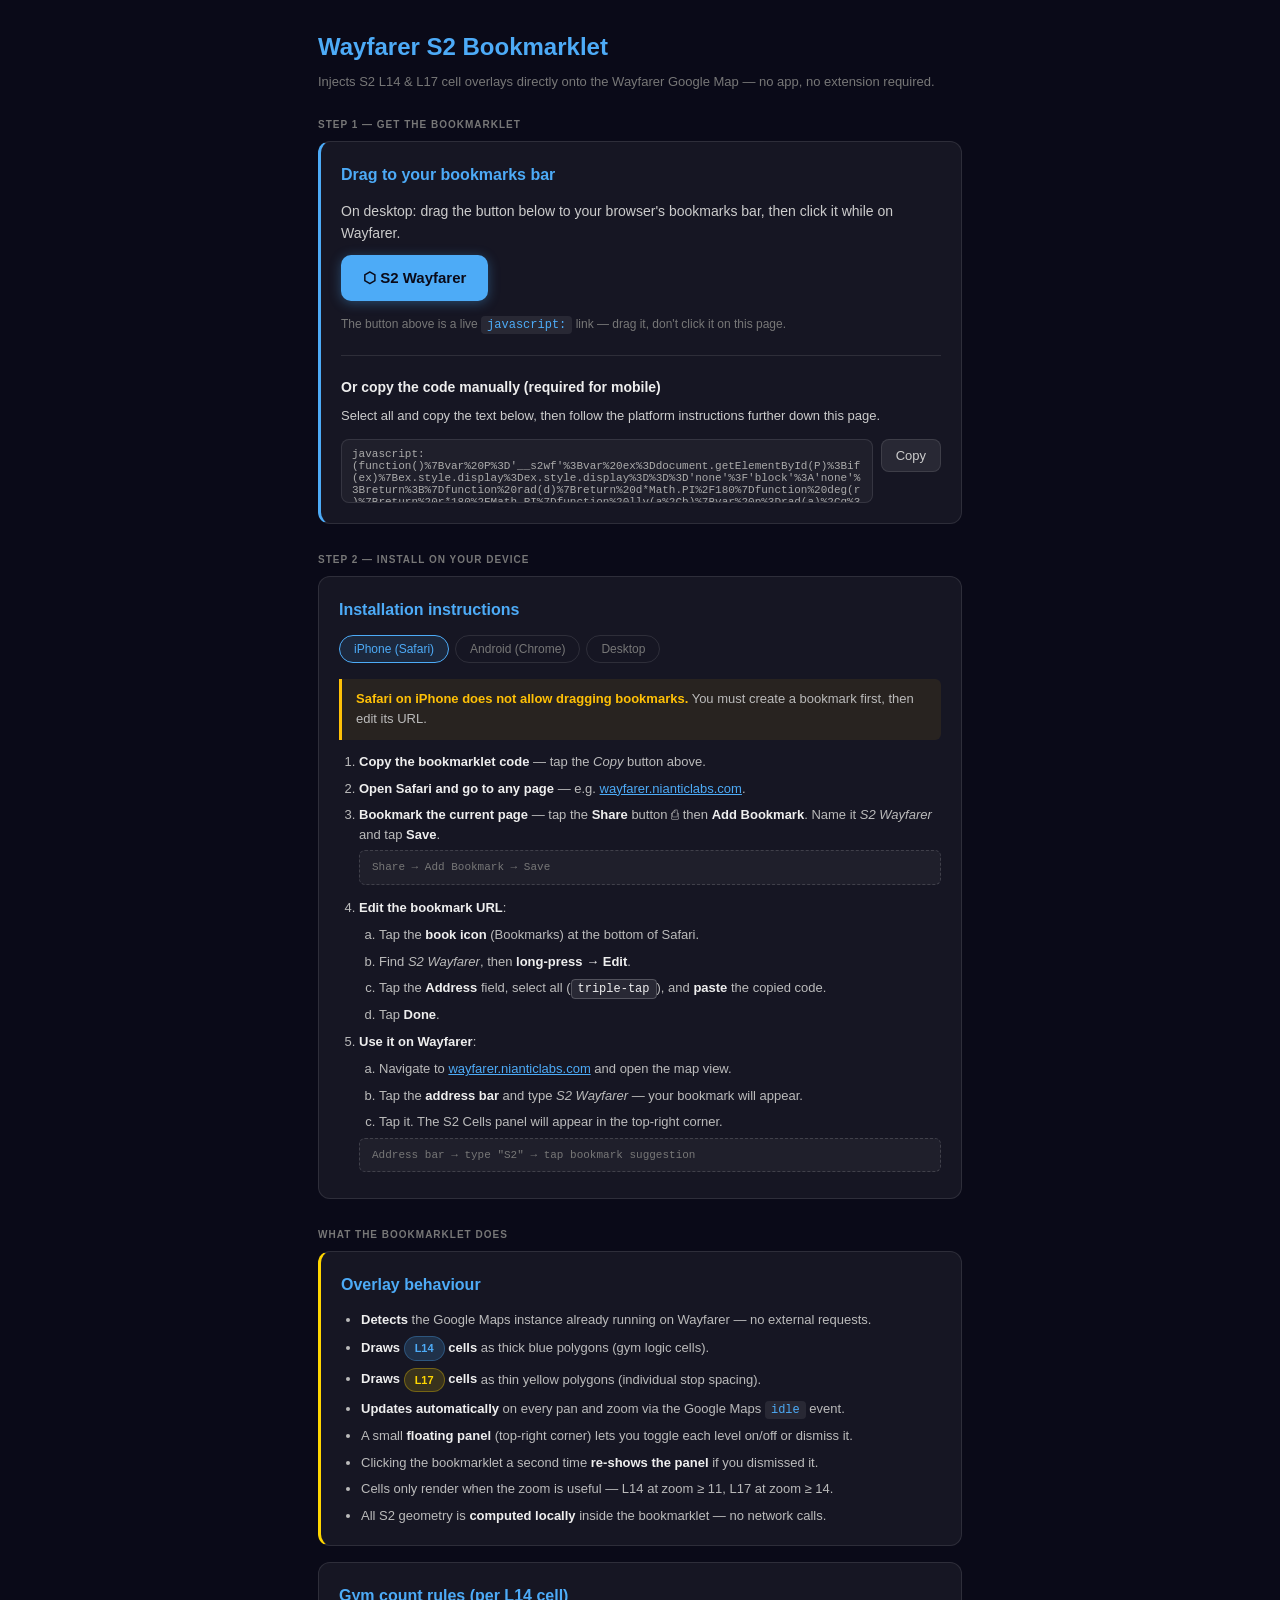
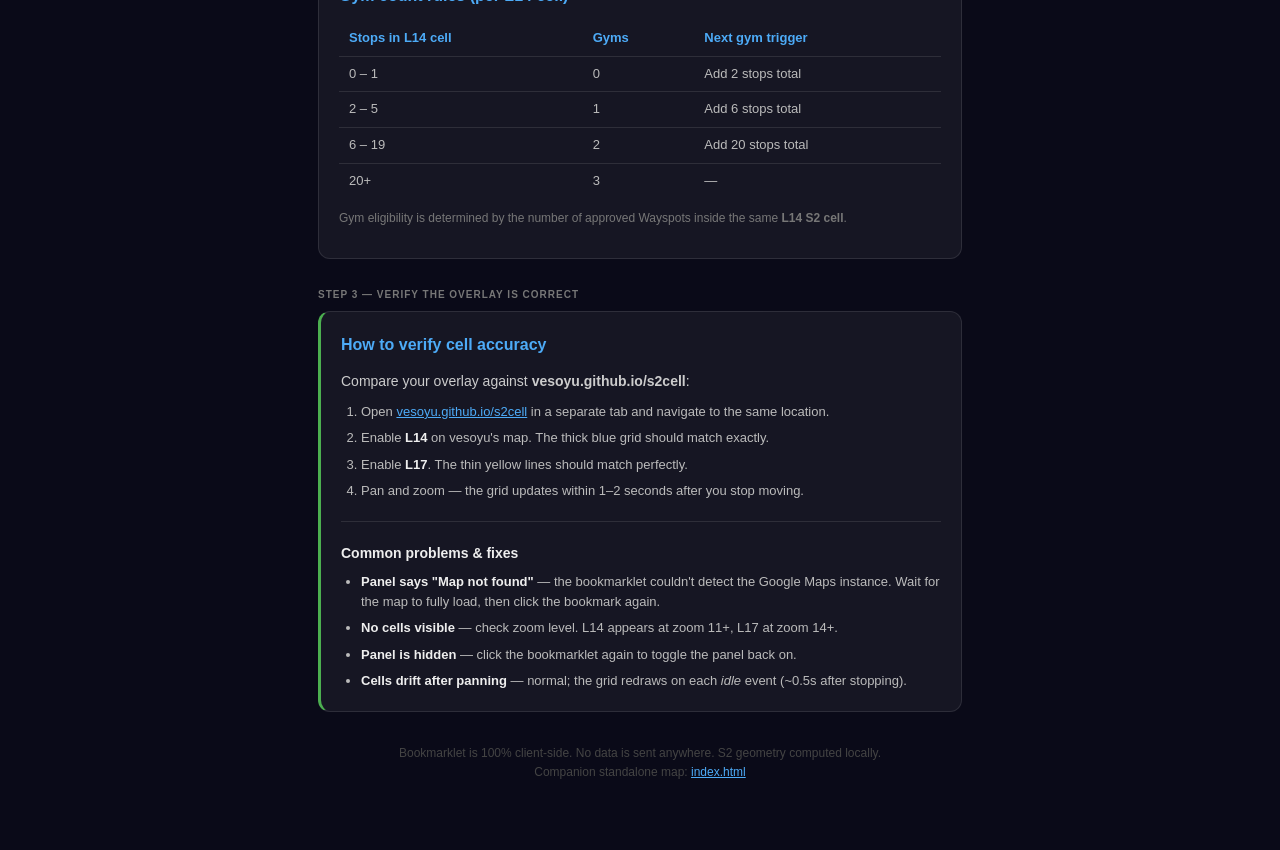
<file: bookmarklet.html>
﻿<!DOCTYPE html>
<html lang="en">
<head>
  <meta charset="UTF-8" />
  <meta name="viewport" content="width=device-width, initial-scale=1.0" />
  <title>Wayfarer S2 Bookmarklet — Install Guide</title>
  <style>
    *, *::before, *::after { box-sizing: border-box; margin: 0; padding: 0; }

    :root {
      --bg: #0a0a18;
      --surface: rgba(255,255,255,0.05);
      --border: rgba(255,255,255,0.1);
      --blue: #4dabf7;
      --yellow: #ffd600;
      --green: #4caf50;
      --red: #f44336;
      --text: #ccc;
      --muted: #777;
      --radius: 12px;
    }

    html { background: var(--bg); }

    body {
      font-family: -apple-system, BlinkMacSystemFont, 'Segoe UI', Roboto, sans-serif;
      background: var(--bg);
      color: var(--text);
      max-width: 680px;
      margin: 0 auto;
      padding: 28px 18px 60px;
      line-height: 1.6;
    }

    h1 { font-size: 24px; color: var(--blue); margin-bottom: 6px; }
    h2 { font-size: 16px; color: var(--blue); margin-bottom: 12px; }
    h3 { font-size: 14px; color: #eee; margin: 16px 0 8px; }
    p  { font-size: 14px; color: var(--text); margin-bottom: 10px; }

    a { color: var(--blue); }

    code, kbd {
      background: rgba(255,255,255,0.08);
      padding: 2px 6px;
      border-radius: 4px;
      font-family: 'SF Mono', 'Fira Code', monospace;
      font-size: 12px;
      color: var(--blue);
    }

    kbd {
      border: 1px solid rgba(255,255,255,0.2);
      color: #eee;
    }

    .card {
      background: var(--surface);
      border: 1px solid var(--border);
      border-radius: var(--radius);
      padding: 20px;
      margin-bottom: 16px;
    }

    .card-accent-blue  { border-left: 3px solid var(--blue); }
    .card-accent-yellow { border-left: 3px solid var(--yellow); }
    .card-accent-green  { border-left: 3px solid var(--green); }

    #bm-link {
      display: inline-flex;
      align-items: center;
      gap: 8px;
      background: var(--blue);
      color: #0a0a18;
      text-decoration: none;
      font-weight: 800;
      font-size: 15px;
      padding: 11px 22px;
      border-radius: 10px;
      cursor: grab;
      user-select: none;
      box-shadow: 0 2px 12px rgba(77,171,247,0.35);
      margin-bottom: 10px;
    }
    #bm-link:active { cursor: grabbing; transform: scale(0.97); }

    .copy-wrap {
      display: flex;
      gap: 8px;
      align-items: flex-start;
      margin-top: 12px;
    }

    #bm-text {
      flex: 1;
      background: rgba(255,255,255,0.04);
      border: 1px solid var(--border);
      border-radius: 8px;
      color: #aaa;
      font-family: 'SF Mono', monospace;
      font-size: 11px;
      padding: 8px 10px;
      resize: none;
      height: 64px;
      outline: none;
    }

    #bm-text:focus { border-color: var(--blue); }

    #copy-btn {
      background: rgba(255,255,255,0.08);
      border: 1px solid var(--border);
      color: #ccc;
      border-radius: 8px;
      padding: 8px 14px;
      font-size: 13px;
      cursor: pointer;
      white-space: nowrap;
      transition: all 0.15s;
    }
    #copy-btn:hover { background: rgba(255,255,255,0.13); color: #fff; }
    #copy-btn.copied { border-color: var(--green); color: var(--green); }

    ol.steps, ul.steps {
      padding-left: 20px;
      display: flex;
      flex-direction: column;
      gap: 7px;
    }

    ol.steps li, ul.steps li {
      font-size: 13px;
      color: #bbb;
      line-height: 1.5;
    }

    ol.steps li strong, ul.steps li strong { color: #eee; }

    .step-img {
      display: block;
      background: rgba(255,255,255,0.04);
      border: 1px dashed rgba(255,255,255,0.15);
      border-radius: 6px;
      padding: 8px 12px;
      font-size: 11px;
      color: var(--muted);
      margin: 6px 0;
      font-family: monospace;
    }

    .tab-group { display: flex; gap: 6px; margin-bottom: 16px; flex-wrap: wrap; }

    .tab {
      background: transparent;
      border: 1px solid var(--border);
      color: var(--muted);
      padding: 6px 14px;
      border-radius: 20px;
      font-size: 12px;
      cursor: pointer;
      transition: all 0.15s;
    }
    .tab.active {
      border-color: var(--blue);
      color: var(--blue);
      background: rgba(77,171,247,0.12);
    }

    .tab-panel { display: none; }
    .tab-panel.active { display: block; }

    .chip {
      display: inline-flex;
      align-items: center;
      gap: 5px;
      padding: 3px 10px;
      border-radius: 14px;
      font-size: 11px;
      font-weight: 700;
      vertical-align: middle;
    }
    .chip-blue { background: rgba(77,171,247,0.18); color: var(--blue); border: 1px solid rgba(77,171,247,0.3); }
    .chip-yellow { background: rgba(255,214,0,0.15); color: var(--yellow); border: 1px solid rgba(255,214,0,0.3); }

    hr { border: none; border-top: 1px solid var(--border); margin: 20px 0; }

    table { width: 100%; border-collapse: collapse; font-size: 13px; }
    th, td { padding: 7px 10px; text-align: left; border-bottom: 1px solid var(--border); }
    th { color: var(--blue); font-weight: 700; }
    td { color: #bbb; }
    tr:last-child td { border-bottom: none; }

    .section-label {
      font-size: 10px;
      font-weight: 700;
      letter-spacing: 1px;
      color: var(--muted);
      text-transform: uppercase;
      margin-bottom: 8px;
    }

    .page-header { margin-bottom: 24px; }
    .page-header p { color: var(--muted); font-size: 13px; }

    .note {
      background: rgba(255,193,7,0.08);
      border-left: 3px solid #ffc107;
      border-radius: 0 6px 6px 0;
      padding: 10px 14px;
      font-size: 13px;
      color: #bbb;
      margin-bottom: 12px;
    }
    .note strong { color: #ffc107; }
  </style>
</head>
<body>

  <div class="page-header">
    <h1>Wayfarer S2 Bookmarklet</h1>
    <p>Injects S2 L14 &amp; L17 cell overlays directly onto the Wayfarer Google Map &mdash; no app, no extension required.</p>
  </div>

  <div class="section-label">Step 1 &mdash; Get the bookmarklet</div>

  <div class="card card-accent-blue">
    <h2>Drag to your bookmarks bar</h2>
    <p>On desktop: drag the button below to your browser's bookmarks bar, then click it while on Wayfarer.</p>

    <a id="bm-link" href="javascript:(function()%7Bvar%20P%3D'__s2wf'%3Bvar%20ex%3Ddocument.getElementById(P)%3Bif(ex)%7Bex.style.display%3Dex.style.display%3D%3D%3D'none'%3F'block'%3A'none'%3Breturn%3B%7Dfunction%20rad(d)%7Breturn%20d*Math.PI%2F180%7Dfunction%20deg(r)%7Breturn%20r*180%2FMath.PI%7Dfunction%20llv(a%2Cb)%7Bvar%20p%3Drad(a)%2Cq%3Drad(b)%3Breturn%7Bx%3AMath.cos(p)*Math.cos(q)%2Cy%3AMath.cos(p)*Math.sin(q)%2Cz%3AMath.sin(p)%7D%7Dfunction%20vll(v)%7Breturn%7Blat%3Adeg(Math.atan2(v.z%2CMath.sqrt(v.x*v.x%2Bv.y*v.y)))%2Clng%3Adeg(Math.atan2(v.y%2Cv.x))%7D%7Dfunction%20vfuv(p)%7Bvar%20ax%3DMath.abs(p.x)%2Cay%3DMath.abs(p.y)%2Caz%3DMath.abs(p.z)%2Cf%2Cu%2Cv%3Bif(ax%3Eay%26%26ax%3Eaz)%7Bf%3Dp.x%3E0%3F0%3A3%3Bu%3Df%3D%3D%3D0%3Fp.y%2Fp.x%3A-p.y%2Fp.x%3Bv%3Df%3D%3D%3D0%3Fp.z%2Fp.x%3A-p.z%2Fp.x%7Delse%20if(ay%3Eaz)%7Bf%3Dp.y%3E0%3F1%3A4%3Bu%3Df%3D%3D%3D1%3F-p.x%2Fp.y%3Ap.x%2Fp.y%3Bv%3Df%3D%3D%3D1%3Fp.z%2Fp.y%3A-p.z%2Fp.y%7Delse%7Bf%3Dp.z%3E0%3F2%3A5%3Bu%3Df%3D%3D%3D2%3F-p.x%2Fp.z%3Ap.x%2Fp.z%3Bv%3Df%3D%3D%3D2%3F-p.y%2Fp.z%3Ap.y%2Fp.z%7Dreturn%7Bf%3Af%2Cu%3Au%2Cv%3Av%7D%7Dfunction%20u2s(u)%7Breturn%20u%3E%3D0%3F0.5*Math.sqrt(1%2B3*u)%3A1-0.5*Math.sqrt(1-3*u)%7Dfunction%20s2u(s)%7Breturn%20s%3E%3D0.5%3F(4*s*s-1)%2F3%3A(1-4*(1-s)*(1-s))%2F3%7Dfunction%20s2ij(s%2Clv)%7Bvar%20c%3D1%3C%3Clv%3Breturn%20Math.max(0%2CMath.min(c-1%2CMath.floor(s*c)))%7Dfunction%20crnrs(f%2Ci%2Cj%2Clv)%7Bvar%20sc%3D1%2F(1%3C%3Clv)%3Bfunction%20sp(di%2Cdj)%7Bvar%20si%3D(i%2Bdi)*sc%2Csj%3D(j%2Bdj)*sc%2Cu%3Ds2u(si)%2Cv%3Ds2u(sj)%2Cw%2Cln%3Bswitch(f)%7Bcase%200%3Aw%3D%7Bx%3A1%2Cy%3Au%2Cz%3Av%7D%3Bbreak%3Bcase%201%3Aw%3D%7Bx%3A-u%2Cy%3A1%2Cz%3Av%7D%3Bbreak%3Bcase%202%3Aw%3D%7Bx%3A-u%2Cy%3A-v%2Cz%3A1%7D%3Bbreak%3Bcase%203%3Aw%3D%7Bx%3A-1%2Cy%3A-v%2Cz%3A-u%7D%3Bbreak%3Bcase%204%3Aw%3D%7Bx%3Av%2Cy%3A-1%2Cz%3A-u%7D%3Bbreak%3Bcase%205%3Aw%3D%7Bx%3Av%2Cy%3Au%2Cz%3A-1%7D%3Bbreak%3B%7Dln%3DMath.sqrt(w.x*w.x%2Bw.y*w.y%2Bw.z*w.z)%3Breturn%20vll(%7Bx%3Aw.x%2Fln%2Cy%3Aw.y%2Fln%2Cz%3Aw.z%2Fln%7D)%7Dreturn%5Bsp(0%2C0)%2Csp(1%2C0)%2Csp(1%2C1)%2Csp(0%2C1)%5D%7Dfunction%20gcells(s1%2Cw1%2Cn1%2Ce1%2Clv)%7Bvar%20cs%3D%5B%5D%2Cseen%3D%7B%7D%2CST%3Dlv%3E%3D17%3F28%3A12%2Clt%3D(n1-s1)%2FST%2Clg%3D(e1-w1)%2FST%3Bfor(var%20r%3D0%3Br%3C%3DST%3Br%2B%2B)%7Bfor(var%20c%3D0%3Bc%3C%3DST%3Bc%2B%2B)%7Bvar%20la%3Ds1%2Br*lt%2Clo%3Dw1%2Bc*lg%3Bif(la%3C-85%7C%7Cla%3E85)continue%3Bvar%20xv%3Dllv(la%2Clo)%2Cfv%3Dvfuv(xv)%2Cii%3Ds2ij(u2s(fv.u)%2Clv)%2Cjj%3Ds2ij(u2s(fv.v)%2Clv)%2Ck%3Dfv.f%2B'%2C'%2Bii%2B'%2C'%2Bjj%3Bif(seen%5Bk%5D)continue%3Bseen%5Bk%5D%3D1%3Bcs.push(crnrs(fv.f%2Cii%2Cjj%2Clv))%7D%7Dreturn%20cs%7Dfunction%20showToast(msg)%7Bvar%20t%3Ddocument.createElement('div')%3Bt.style.cssText%3D'position%3Afixed%3Bbottom%3A80px%3Bleft%3A50%25%3Btransform%3AtranslateX(-50%25)%3Bbackground%3Argba(10%2C10%2C25%2C.96)%3Bcolor%3A%23fff%3Bpadding%3A10px%2022px%3Bborder-radius%3A20px%3Bfont-size%3A13px%3Bz-index%3A2147483647%3Bpointer-events%3Anone%3Bwhite-space%3Anowrap%3Bborder%3A1px%20solid%20rgba(255%2C255%2C255%2C.15)%3Bfont-family%3A-apple-system%2Csans-serif%3Bbox-shadow%3A0%204px%2020px%20rgba(0%2C0%2C0%2C.5)'%3Bt.textContent%3Dmsg%3Bdocument.body.appendChild(t)%3BsetTimeout(function()%7Btry%7Bdocument.body.removeChild(t)%7Dcatch(e)%7B%7D%7D%2C3500)%7Dvar%20gm%3Dnull%2Cpo%3D%7Bl14%3A%5B%5D%2Cl17%3A%5B%5D%7D%2Csh%3D%7Bl14%3Atrue%2Cl17%3Atrue%7D%2CstEl%3Dnull%2CretryTimer%3Dnull%3Bfunction%20clr(lv)%7Bfor(var%20i%3D0%3Bi%3Cpo%5Blv%5D.length%3Bi%2B%2B)po%5Blv%5D%5Bi%5D.setMap(null)%3Bpo%5Blv%5D%3D%5B%5D%7Dfunction%20draw()%7Bif(!gm)return%3Bvar%20b%3Dgm.getBounds()%3Bif(!b)return%3Bvar%20sw%3Db.getSouthWest()%2Cne%3Db.getNorthEast()%2Cz%3Dgm.getZoom()%3Bclr('l14')%3Bclr('l17')%3Bif(sh.l14%26%26z%3E%3D11)%7Bgcells(sw.lat()%2Csw.lng()%2Cne.lat()%2Cne.lng()%2C14).forEach(function(c)%7Bpo.l14.push(new%20window.google.maps.Polygon(%7Bpaths%3Ac.map(function(p)%7Breturn%7Blat%3Ap.lat%2Clng%3Ap.lng%7D%7D)%2CstrokeColor%3A'%234dabf7'%2CstrokeWeight%3A3%2CstrokeOpacity%3A.9%2CfillOpacity%3A.04%2CfillColor%3A'%234dabf7'%2Cclickable%3Afalse%2Cmap%3Agm%7D))%7D)%7Dif(sh.l17%26%26z%3E%3D14)%7Bgcells(sw.lat()%2Csw.lng()%2Cne.lat()%2Cne.lng()%2C17).forEach(function(c)%7Bpo.l17.push(new%20window.google.maps.Polygon(%7Bpaths%3Ac.map(function(p)%7Breturn%7Blat%3Ap.lat%2Clng%3Ap.lng%7D%7D)%2CstrokeColor%3A'%23ffd600'%2CstrokeWeight%3A1.5%2CstrokeOpacity%3A.85%2CfillOpacity%3A0%2Cclickable%3Afalse%2Cmap%3Agm%7D))%7D)%7D%7Dfunction%20onMapFound(instance)%7Bif(gm)return%3Bgm%3Dinstance%3Bif(retryTimer)%7BclearInterval(retryTimer)%3BretryTimer%3Dnull%7Dif(stEl)%7BstEl.style.color%3D'%234caf50'%3BstEl.textContent%3D'%E2%9C%94%20Active'%7DshowToast('Map%20found!%20Drawing%20cells%E2%80%A6')%3Bwindow.google.maps.event.addListener(gm%2C'idle'%2Cdraw)%3Bdraw()%7Dfunction%20checkObj(obj)%7Bif(!obj%7C%7Ctypeof%20obj!%3D%3D'object')return%20null%3Btry%7Bif(obj%20instanceof%20window.google.maps.Map)return%20obj%7Dcatch(e)%7B%7Dvar%20names%3Btry%7Bnames%3DObject.getOwnPropertyNames(obj)%7Dcatch(e)%7Bnames%3D%5B%5D%7Dfor(var%20i%3D0%3Bi%3Cnames.length%3Bi%2B%2B)%7Btry%7Bvar%20v%3Dobj%5Bnames%5Bi%5D%5D%3Bif(v%26%26v%20instanceof%20window.google.maps.Map)return%20v%7Dcatch(e)%7B%7D%7Dreturn%20null%7Dfunction%20checkEl(el)%7Bif(!el)return%20null%3Bvar%20r%3DcheckObj(el)%3Bif(r)return%20r%3Btry%7Bvar%20ctx%3Del.__ngContext__%3Bif(ctx)%7Bvar%20arr%3DArray.isArray(ctx)%3Fctx%3AObject.values(ctx)%3Bfor(var%20i%3D0%3Bi%3Carr.length%3Bi%2B%2B)%7Btry%7Bvar%20item%3Darr%5Bi%5D%3Bif(!item%7C%7Ctypeof%20item!%3D%3D'object')continue%3Bvar%20m%3DcheckObj(item)%3Bif(m)return%20m%3Bvar%20subkeys%3DObject.keys(item)%3Bfor(var%20j%3D0%3Bj%3Csubkeys.length%26%26j%3C60%3Bj%2B%2B)%7Btry%7Bvar%20sub%3Ditem%5Bsubkeys%5Bj%5D%5D%3Bif(sub%26%26typeof%20sub%3D%3D%3D'object')%7Bvar%20m2%3DcheckObj(sub)%3Bif(m2)return%20m2%7D%7Dcatch(e)%7B%7D%7D%7Dcatch(e)%7B%7D%7D%7D%7Dcatch(e)%7B%7Dreturn%20null%7Dfunction%20scanForMap()%7Bif(!window.google%7C%7C!window.google.maps%7C%7C!window.google.maps.Map)return%20null%3Bvar%20gms%3Ddocument.querySelector('.gm-style')%3Bif(gms)%7Bvar%20el%3Dgms.parentElement%3Bfor(var%20d%3D0%3Bd%3C40%26%26el%3Bd%2B%2B)%7Bvar%20r%3DcheckEl(el)%3Bif(r)return%20r%3Bel%3Del.parentElement%7D%7Dvar%20allEls%3Ddocument.querySelectorAll('*')%3Bfor(var%20i%3D0%3Bi%3CallEls.length%3Bi%2B%2B)%7Bvar%20f%3DcheckEl(allEls%5Bi%5D)%3Bif(f)return%20f%7Dtry%7Bvar%20wk%3DObject.keys(window)%3Bfor(var%20j%3D0%3Bj%3Cwk.length%3Bj%2B%2B)%7Btry%7Bvar%20v2%3Dwindow%5Bwk%5Bj%5D%5D%3Bif(v2%26%26v2%20instanceof%20window.google.maps.Map)return%20v2%7Dcatch(e)%7B%7D%7D%7Dcatch(e)%7B%7Dreturn%20null%7Dfunction%20installProtoCapture()%7Bif(!window.google%7C%7C!window.google.maps%7C%7C!window.google.maps.Map)return%3Bvar%20proto%3Dwindow.google.maps.Map.prototype%3Bvar%20methods%3D%5B'getBounds'%2C'getCenter'%2C'getZoom'%2C'setCenter'%2C'panTo'%2C'setZoom'%2C'fitBounds'%2C'setMapTypeId'%2C'getDiv'%2C'panBy'%2C'setOptions'%5D%3Bvar%20originals%3D%7B%7D%2Cdone%3Dfalse%3Bmethods.forEach(function(m)%7Bif(!proto%5Bm%5D)return%3Btry%7Boriginals%5Bm%5D%3Dproto%5Bm%5D%3Bproto%5Bm%5D%3Dfunction()%7Bif(!done%26%26!gm)%7Bdone%3Dtrue%3Bmethods.forEach(function(k)%7Btry%7Bif(originals%5Bk%5D)proto%5Bk%5D%3Doriginals%5Bk%5D%7Dcatch(e)%7B%7D%7D)%3BonMapFound(this)%7Dreturn%20originals%5Bm%5D.apply(this%2Carguments)%7D%7Dcatch(e)%7B%7D%7D)%3Btry%7Bwindow.dispatchEvent(new%20Event('resize'))%7Dcatch(e)%7B%7Dtry%7Bvar%20gms2%3Ddocument.querySelector('.gm-style')%3Bif(gms2%26%26gms2.parentElement)%7Bvar%20cont%3Dgms2.parentElement%3Bcont.dispatchEvent(new%20Event('resize'%2C%7Bbubbles%3Atrue%7D))%3Bcont.dispatchEvent(new%20MouseEvent('mousemove'%2C%7Bbubbles%3Atrue%2CclientX%3A1%2CclientY%3A1%7D))%7D%7Dcatch(e)%7B%7Dtry%7Bwindow.dispatchEvent(new%20Event('scroll'))%7Dcatch(e)%7B%7D%7Dfunction%20mkb(lbl%2Ccol%2Cact%2Ccb)%7Bvar%20b%3Ddocument.createElement('button')%2Con%3Dact%3Bfunction%20upd()%7Bb.style.cssText%3D'padding%3A6px%200%3Bborder-radius%3A6px%3Bborder%3A2px%20solid%20'%2B(on%3Fcol%3A'rgba(255%2C255%2C255%2C.2)')%2B'%3Bbackground%3A'%2B(on%3Fcol%2B'28'%3A'transparent')%2B'%3Bcolor%3A'%2B(on%3Fcol%3A'%23666')%2B'%3Bfont-size%3A13px%3Bfont-weight%3A700%3Bcursor%3Apointer%3Bwidth%3A100%25%3Bfont-family%3Ainherit'%7Db.textContent%3Dlbl%3Bupd()%3Bb.addEventListener('click'%2Cfunction()%7Bon%3D!on%3Bupd()%3Bcb(on)%7D)%3Breturn%20b%7Dvar%20pn%3Ddocument.createElement('div')%3Bpn.id%3DP%3Bpn.style.cssText%3D'position%3Afixed%3Btop%3A70px%3Bright%3A10px%3Bz-index%3A2147483647%3Bbackground%3Argba(8%2C8%2C22%2C.93)%3Bborder%3A1px%20solid%20rgba(255%2C255%2C255%2C.15)%3Bborder-radius%3A10px%3Bpadding%3A10px%3Bfont-family%3A-apple-system%2Csans-serif%3Bcolor%3A%23eee%3Bbox-shadow%3A0%204px%2024px%20rgba(0%2C0%2C0%2C.65)%3Bdisplay%3Aflex%3Bflex-direction%3Acolumn%3Bgap%3A7px%3Bmin-width%3A108px'%3Bvar%20hd%3Ddocument.createElement('div')%3Bhd.style.cssText%3D'display%3Aflex%3Bjustify-content%3Aspace-between%3Balign-items%3Acenter'%3Bvar%20tl%3Ddocument.createElement('span')%3Btl.textContent%3D'S2%20Cells'%3Btl.style.cssText%3D'font-weight%3A700%3Bcolor%3A%234fc3f7%3Bfont-size%3A12px'%3Bvar%20xb%3Ddocument.createElement('button')%3Bxb.textContent%3D'%E2%9C%95'%3Bxb.style.cssText%3D'background%3Anone%3Bborder%3Anone%3Bcolor%3A%23777%3Bcursor%3Apointer%3Bfont-size%3A15px%3Bpadding%3A0%3Bline-height%3A1%3Bfont-family%3Ainherit'%3Bxb.addEventListener('click'%2Cfunction()%7Bpn.style.display%3D'none'%7D)%3Bhd.appendChild(tl)%3Bhd.appendChild(xb)%3Bpn.appendChild(hd)%3Bpn.appendChild(mkb('L14'%2C'%234dabf7'%2Ctrue%2Cfunction(on)%7Bsh.l14%3Don%3Bon%3Fdraw()%3Aclr('l14')%7D))%3Bpn.appendChild(mkb('L17'%2C'%23ffd600'%2Ctrue%2Cfunction(on)%7Bsh.l17%3Don%3Bon%3Fdraw()%3Aclr('l17')%7D))%3BstEl%3Ddocument.createElement('div')%3BstEl.style.cssText%3D'font-size%3A10px%3Bcolor%3A%23888%3Btext-align%3Acenter'%3BstEl.textContent%3D'Searching%E2%80%A6'%3Bpn.appendChild(stEl)%3Bdocument.body.appendChild(pn)%3Bvar%20found%3DscanForMap()%3Bif(found)%7BonMapFound(found)%7Delse%7BinstallProtoCapture()%3Btry%7Bvar%20obs%3Dnew%20MutationObserver(function()%7Bif(gm)%7Bobs.disconnect()%3Breturn%7Dvar%20f%3DscanForMap()%3Bif(f)%7Bobs.disconnect()%3BonMapFound(f)%7D%7D)%3Bobs.observe(document.documentElement%2C%7BchildList%3Atrue%2Csubtree%3Atrue%2Cattributes%3Atrue%7D)%3BsetTimeout(function()%7Bobs.disconnect()%7D%2C10000)%7Dcatch(e)%7B%7Dvar%20att%3D0%3BretryTimer%3DsetInterval(function()%7Bif(gm)%7BclearInterval(retryTimer)%3Breturn%7Dvar%20f%3DscanForMap()%3Bif(f)%7BclearInterval(retryTimer)%3BonMapFound(f)%3Breturn%7Dif(%2B%2Batt%3E%3D20)%7BclearInterval(retryTimer)%3BstEl.style.color%3D'%23f66'%3BstEl.textContent%3D'Map%20not%20found'%3BshowToast('Map%20not%20found%20after%2010s%20%E2%80%94%20try%20reloading')%7D%7D%2C500)%7D%7D)()%3B" title="Drag me to your bookmarks bar &mdash; do not click here">
      &#x2B21; S2 Wayfarer
    </a>

    <p style="color:var(--muted);font-size:12px;margin-top:4px;">
      The button above is a live <code>javascript:</code> link &mdash; drag it, don't click it on this page.
    </p>

    <hr>

    <h3>Or copy the code manually (required for mobile)</h3>
    <p style="font-size:13px;">Select all and copy the text below, then follow the platform instructions further down this page.</p>

    <div class="copy-wrap">
      <textarea id="bm-text" readonly spellcheck="false" autocomplete="off">javascript:(function()%7Bvar%20P%3D'__s2wf'%3Bvar%20ex%3Ddocument.getElementById(P)%3Bif(ex)%7Bex.style.display%3Dex.style.display%3D%3D%3D'none'%3F'block'%3A'none'%3Breturn%3B%7Dfunction%20rad(d)%7Breturn%20d*Math.PI%2F180%7Dfunction%20deg(r)%7Breturn%20r*180%2FMath.PI%7Dfunction%20llv(a%2Cb)%7Bvar%20p%3Drad(a)%2Cq%3Drad(b)%3Breturn%7Bx%3AMath.cos(p)*Math.cos(q)%2Cy%3AMath.cos(p)*Math.sin(q)%2Cz%3AMath.sin(p)%7D%7Dfunction%20vll(v)%7Breturn%7Blat%3Adeg(Math.atan2(v.z%2CMath.sqrt(v.x*v.x%2Bv.y*v.y)))%2Clng%3Adeg(Math.atan2(v.y%2Cv.x))%7D%7Dfunction%20vfuv(p)%7Bvar%20ax%3DMath.abs(p.x)%2Cay%3DMath.abs(p.y)%2Caz%3DMath.abs(p.z)%2Cf%2Cu%2Cv%3Bif(ax%3Eay%26%26ax%3Eaz)%7Bf%3Dp.x%3E0%3F0%3A3%3Bu%3Df%3D%3D%3D0%3Fp.y%2Fp.x%3A-p.y%2Fp.x%3Bv%3Df%3D%3D%3D0%3Fp.z%2Fp.x%3A-p.z%2Fp.x%7Delse%20if(ay%3Eaz)%7Bf%3Dp.y%3E0%3F1%3A4%3Bu%3Df%3D%3D%3D1%3F-p.x%2Fp.y%3Ap.x%2Fp.y%3Bv%3Df%3D%3D%3D1%3Fp.z%2Fp.y%3A-p.z%2Fp.y%7Delse%7Bf%3Dp.z%3E0%3F2%3A5%3Bu%3Df%3D%3D%3D2%3F-p.x%2Fp.z%3Ap.x%2Fp.z%3Bv%3Df%3D%3D%3D2%3F-p.y%2Fp.z%3Ap.y%2Fp.z%7Dreturn%7Bf%3Af%2Cu%3Au%2Cv%3Av%7D%7Dfunction%20u2s(u)%7Breturn%20u%3E%3D0%3F0.5*Math.sqrt(1%2B3*u)%3A1-0.5*Math.sqrt(1-3*u)%7Dfunction%20s2u(s)%7Breturn%20s%3E%3D0.5%3F(4*s*s-1)%2F3%3A(1-4*(1-s)*(1-s))%2F3%7Dfunction%20s2ij(s%2Clv)%7Bvar%20c%3D1%3C%3Clv%3Breturn%20Math.max(0%2CMath.min(c-1%2CMath.floor(s*c)))%7Dfunction%20crnrs(f%2Ci%2Cj%2Clv)%7Bvar%20sc%3D1%2F(1%3C%3Clv)%3Bfunction%20sp(di%2Cdj)%7Bvar%20si%3D(i%2Bdi)*sc%2Csj%3D(j%2Bdj)*sc%2Cu%3Ds2u(si)%2Cv%3Ds2u(sj)%2Cw%2Cln%3Bswitch(f)%7Bcase%200%3Aw%3D%7Bx%3A1%2Cy%3Au%2Cz%3Av%7D%3Bbreak%3Bcase%201%3Aw%3D%7Bx%3A-u%2Cy%3A1%2Cz%3Av%7D%3Bbreak%3Bcase%202%3Aw%3D%7Bx%3A-u%2Cy%3A-v%2Cz%3A1%7D%3Bbreak%3Bcase%203%3Aw%3D%7Bx%3A-1%2Cy%3A-v%2Cz%3A-u%7D%3Bbreak%3Bcase%204%3Aw%3D%7Bx%3Av%2Cy%3A-1%2Cz%3A-u%7D%3Bbreak%3Bcase%205%3Aw%3D%7Bx%3Av%2Cy%3Au%2Cz%3A-1%7D%3Bbreak%3B%7Dln%3DMath.sqrt(w.x*w.x%2Bw.y*w.y%2Bw.z*w.z)%3Breturn%20vll(%7Bx%3Aw.x%2Fln%2Cy%3Aw.y%2Fln%2Cz%3Aw.z%2Fln%7D)%7Dreturn%5Bsp(0%2C0)%2Csp(1%2C0)%2Csp(1%2C1)%2Csp(0%2C1)%5D%7Dfunction%20gcells(s1%2Cw1%2Cn1%2Ce1%2Clv)%7Bvar%20cs%3D%5B%5D%2Cseen%3D%7B%7D%2CST%3Dlv%3E%3D17%3F28%3A12%2Clt%3D(n1-s1)%2FST%2Clg%3D(e1-w1)%2FST%3Bfor(var%20r%3D0%3Br%3C%3DST%3Br%2B%2B)%7Bfor(var%20c%3D0%3Bc%3C%3DST%3Bc%2B%2B)%7Bvar%20la%3Ds1%2Br*lt%2Clo%3Dw1%2Bc*lg%3Bif(la%3C-85%7C%7Cla%3E85)continue%3Bvar%20xv%3Dllv(la%2Clo)%2Cfv%3Dvfuv(xv)%2Cii%3Ds2ij(u2s(fv.u)%2Clv)%2Cjj%3Ds2ij(u2s(fv.v)%2Clv)%2Ck%3Dfv.f%2B'%2C'%2Bii%2B'%2C'%2Bjj%3Bif(seen%5Bk%5D)continue%3Bseen%5Bk%5D%3D1%3Bcs.push(crnrs(fv.f%2Cii%2Cjj%2Clv))%7D%7Dreturn%20cs%7Dfunction%20showToast(msg)%7Bvar%20t%3Ddocument.createElement('div')%3Bt.style.cssText%3D'position%3Afixed%3Bbottom%3A80px%3Bleft%3A50%25%3Btransform%3AtranslateX(-50%25)%3Bbackground%3Argba(10%2C10%2C25%2C.96)%3Bcolor%3A%23fff%3Bpadding%3A10px%2022px%3Bborder-radius%3A20px%3Bfont-size%3A13px%3Bz-index%3A2147483647%3Bpointer-events%3Anone%3Bwhite-space%3Anowrap%3Bborder%3A1px%20solid%20rgba(255%2C255%2C255%2C.15)%3Bfont-family%3A-apple-system%2Csans-serif%3Bbox-shadow%3A0%204px%2020px%20rgba(0%2C0%2C0%2C.5)'%3Bt.textContent%3Dmsg%3Bdocument.body.appendChild(t)%3BsetTimeout(function()%7Btry%7Bdocument.body.removeChild(t)%7Dcatch(e)%7B%7D%7D%2C3500)%7Dvar%20gm%3Dnull%2Cpo%3D%7Bl14%3A%5B%5D%2Cl17%3A%5B%5D%7D%2Csh%3D%7Bl14%3Atrue%2Cl17%3Atrue%7D%2CstEl%3Dnull%2CretryTimer%3Dnull%3Bfunction%20clr(lv)%7Bfor(var%20i%3D0%3Bi%3Cpo%5Blv%5D.length%3Bi%2B%2B)po%5Blv%5D%5Bi%5D.setMap(null)%3Bpo%5Blv%5D%3D%5B%5D%7Dfunction%20draw()%7Bif(!gm)return%3Bvar%20b%3Dgm.getBounds()%3Bif(!b)return%3Bvar%20sw%3Db.getSouthWest()%2Cne%3Db.getNorthEast()%2Cz%3Dgm.getZoom()%3Bclr('l14')%3Bclr('l17')%3Bif(sh.l14%26%26z%3E%3D11)%7Bgcells(sw.lat()%2Csw.lng()%2Cne.lat()%2Cne.lng()%2C14).forEach(function(c)%7Bpo.l14.push(new%20window.google.maps.Polygon(%7Bpaths%3Ac.map(function(p)%7Breturn%7Blat%3Ap.lat%2Clng%3Ap.lng%7D%7D)%2CstrokeColor%3A'%234dabf7'%2CstrokeWeight%3A3%2CstrokeOpacity%3A.9%2CfillOpacity%3A.04%2CfillColor%3A'%234dabf7'%2Cclickable%3Afalse%2Cmap%3Agm%7D))%7D)%7Dif(sh.l17%26%26z%3E%3D14)%7Bgcells(sw.lat()%2Csw.lng()%2Cne.lat()%2Cne.lng()%2C17).forEach(function(c)%7Bpo.l17.push(new%20window.google.maps.Polygon(%7Bpaths%3Ac.map(function(p)%7Breturn%7Blat%3Ap.lat%2Clng%3Ap.lng%7D%7D)%2CstrokeColor%3A'%23ffd600'%2CstrokeWeight%3A1.5%2CstrokeOpacity%3A.85%2CfillOpacity%3A0%2Cclickable%3Afalse%2Cmap%3Agm%7D))%7D)%7D%7Dfunction%20onMapFound(instance)%7Bif(gm)return%3Bgm%3Dinstance%3Bif(retryTimer)%7BclearInterval(retryTimer)%3BretryTimer%3Dnull%7Dif(stEl)%7BstEl.style.color%3D'%234caf50'%3BstEl.textContent%3D'%E2%9C%94%20Active'%7DshowToast('Map%20found!%20Drawing%20cells%E2%80%A6')%3Bwindow.google.maps.event.addListener(gm%2C'idle'%2Cdraw)%3Bdraw()%7Dfunction%20checkObj(obj)%7Bif(!obj%7C%7Ctypeof%20obj!%3D%3D'object')return%20null%3Btry%7Bif(obj%20instanceof%20window.google.maps.Map)return%20obj%7Dcatch(e)%7B%7Dvar%20names%3Btry%7Bnames%3DObject.getOwnPropertyNames(obj)%7Dcatch(e)%7Bnames%3D%5B%5D%7Dfor(var%20i%3D0%3Bi%3Cnames.length%3Bi%2B%2B)%7Btry%7Bvar%20v%3Dobj%5Bnames%5Bi%5D%5D%3Bif(v%26%26v%20instanceof%20window.google.maps.Map)return%20v%7Dcatch(e)%7B%7D%7Dreturn%20null%7Dfunction%20checkEl(el)%7Bif(!el)return%20null%3Bvar%20r%3DcheckObj(el)%3Bif(r)return%20r%3Btry%7Bvar%20ctx%3Del.__ngContext__%3Bif(ctx)%7Bvar%20arr%3DArray.isArray(ctx)%3Fctx%3AObject.values(ctx)%3Bfor(var%20i%3D0%3Bi%3Carr.length%3Bi%2B%2B)%7Btry%7Bvar%20item%3Darr%5Bi%5D%3Bif(!item%7C%7Ctypeof%20item!%3D%3D'object')continue%3Bvar%20m%3DcheckObj(item)%3Bif(m)return%20m%3Bvar%20subkeys%3DObject.keys(item)%3Bfor(var%20j%3D0%3Bj%3Csubkeys.length%26%26j%3C60%3Bj%2B%2B)%7Btry%7Bvar%20sub%3Ditem%5Bsubkeys%5Bj%5D%5D%3Bif(sub%26%26typeof%20sub%3D%3D%3D'object')%7Bvar%20m2%3DcheckObj(sub)%3Bif(m2)return%20m2%7D%7Dcatch(e)%7B%7D%7D%7Dcatch(e)%7B%7D%7D%7D%7Dcatch(e)%7B%7Dreturn%20null%7Dfunction%20scanForMap()%7Bif(!window.google%7C%7C!window.google.maps%7C%7C!window.google.maps.Map)return%20null%3Bvar%20gms%3Ddocument.querySelector('.gm-style')%3Bif(gms)%7Bvar%20el%3Dgms.parentElement%3Bfor(var%20d%3D0%3Bd%3C40%26%26el%3Bd%2B%2B)%7Bvar%20r%3DcheckEl(el)%3Bif(r)return%20r%3Bel%3Del.parentElement%7D%7Dvar%20allEls%3Ddocument.querySelectorAll('*')%3Bfor(var%20i%3D0%3Bi%3CallEls.length%3Bi%2B%2B)%7Bvar%20f%3DcheckEl(allEls%5Bi%5D)%3Bif(f)return%20f%7Dtry%7Bvar%20wk%3DObject.keys(window)%3Bfor(var%20j%3D0%3Bj%3Cwk.length%3Bj%2B%2B)%7Btry%7Bvar%20v2%3Dwindow%5Bwk%5Bj%5D%5D%3Bif(v2%26%26v2%20instanceof%20window.google.maps.Map)return%20v2%7Dcatch(e)%7B%7D%7D%7Dcatch(e)%7B%7Dreturn%20null%7Dfunction%20installProtoCapture()%7Bif(!window.google%7C%7C!window.google.maps%7C%7C!window.google.maps.Map)return%3Bvar%20proto%3Dwindow.google.maps.Map.prototype%3Bvar%20methods%3D%5B'getBounds'%2C'getCenter'%2C'getZoom'%2C'setCenter'%2C'panTo'%2C'setZoom'%2C'fitBounds'%2C'setMapTypeId'%2C'getDiv'%2C'panBy'%2C'setOptions'%5D%3Bvar%20originals%3D%7B%7D%2Cdone%3Dfalse%3Bmethods.forEach(function(m)%7Bif(!proto%5Bm%5D)return%3Btry%7Boriginals%5Bm%5D%3Dproto%5Bm%5D%3Bproto%5Bm%5D%3Dfunction()%7Bif(!done%26%26!gm)%7Bdone%3Dtrue%3Bmethods.forEach(function(k)%7Btry%7Bif(originals%5Bk%5D)proto%5Bk%5D%3Doriginals%5Bk%5D%7Dcatch(e)%7B%7D%7D)%3BonMapFound(this)%7Dreturn%20originals%5Bm%5D.apply(this%2Carguments)%7D%7Dcatch(e)%7B%7D%7D)%3Btry%7Bwindow.dispatchEvent(new%20Event('resize'))%7Dcatch(e)%7B%7Dtry%7Bvar%20gms2%3Ddocument.querySelector('.gm-style')%3Bif(gms2%26%26gms2.parentElement)%7Bvar%20cont%3Dgms2.parentElement%3Bcont.dispatchEvent(new%20Event('resize'%2C%7Bbubbles%3Atrue%7D))%3Bcont.dispatchEvent(new%20MouseEvent('mousemove'%2C%7Bbubbles%3Atrue%2CclientX%3A1%2CclientY%3A1%7D))%7D%7Dcatch(e)%7B%7Dtry%7Bwindow.dispatchEvent(new%20Event('scroll'))%7Dcatch(e)%7B%7D%7Dfunction%20mkb(lbl%2Ccol%2Cact%2Ccb)%7Bvar%20b%3Ddocument.createElement('button')%2Con%3Dact%3Bfunction%20upd()%7Bb.style.cssText%3D'padding%3A6px%200%3Bborder-radius%3A6px%3Bborder%3A2px%20solid%20'%2B(on%3Fcol%3A'rgba(255%2C255%2C255%2C.2)')%2B'%3Bbackground%3A'%2B(on%3Fcol%2B'28'%3A'transparent')%2B'%3Bcolor%3A'%2B(on%3Fcol%3A'%23666')%2B'%3Bfont-size%3A13px%3Bfont-weight%3A700%3Bcursor%3Apointer%3Bwidth%3A100%25%3Bfont-family%3Ainherit'%7Db.textContent%3Dlbl%3Bupd()%3Bb.addEventListener('click'%2Cfunction()%7Bon%3D!on%3Bupd()%3Bcb(on)%7D)%3Breturn%20b%7Dvar%20pn%3Ddocument.createElement('div')%3Bpn.id%3DP%3Bpn.style.cssText%3D'position%3Afixed%3Btop%3A70px%3Bright%3A10px%3Bz-index%3A2147483647%3Bbackground%3Argba(8%2C8%2C22%2C.93)%3Bborder%3A1px%20solid%20rgba(255%2C255%2C255%2C.15)%3Bborder-radius%3A10px%3Bpadding%3A10px%3Bfont-family%3A-apple-system%2Csans-serif%3Bcolor%3A%23eee%3Bbox-shadow%3A0%204px%2024px%20rgba(0%2C0%2C0%2C.65)%3Bdisplay%3Aflex%3Bflex-direction%3Acolumn%3Bgap%3A7px%3Bmin-width%3A108px'%3Bvar%20hd%3Ddocument.createElement('div')%3Bhd.style.cssText%3D'display%3Aflex%3Bjustify-content%3Aspace-between%3Balign-items%3Acenter'%3Bvar%20tl%3Ddocument.createElement('span')%3Btl.textContent%3D'S2%20Cells'%3Btl.style.cssText%3D'font-weight%3A700%3Bcolor%3A%234fc3f7%3Bfont-size%3A12px'%3Bvar%20xb%3Ddocument.createElement('button')%3Bxb.textContent%3D'%E2%9C%95'%3Bxb.style.cssText%3D'background%3Anone%3Bborder%3Anone%3Bcolor%3A%23777%3Bcursor%3Apointer%3Bfont-size%3A15px%3Bpadding%3A0%3Bline-height%3A1%3Bfont-family%3Ainherit'%3Bxb.addEventListener('click'%2Cfunction()%7Bpn.style.display%3D'none'%7D)%3Bhd.appendChild(tl)%3Bhd.appendChild(xb)%3Bpn.appendChild(hd)%3Bpn.appendChild(mkb('L14'%2C'%234dabf7'%2Ctrue%2Cfunction(on)%7Bsh.l14%3Don%3Bon%3Fdraw()%3Aclr('l14')%7D))%3Bpn.appendChild(mkb('L17'%2C'%23ffd600'%2Ctrue%2Cfunction(on)%7Bsh.l17%3Don%3Bon%3Fdraw()%3Aclr('l17')%7D))%3BstEl%3Ddocument.createElement('div')%3BstEl.style.cssText%3D'font-size%3A10px%3Bcolor%3A%23888%3Btext-align%3Acenter'%3BstEl.textContent%3D'Searching%E2%80%A6'%3Bpn.appendChild(stEl)%3Bdocument.body.appendChild(pn)%3Bvar%20found%3DscanForMap()%3Bif(found)%7BonMapFound(found)%7Delse%7BinstallProtoCapture()%3Btry%7Bvar%20obs%3Dnew%20MutationObserver(function()%7Bif(gm)%7Bobs.disconnect()%3Breturn%7Dvar%20f%3DscanForMap()%3Bif(f)%7Bobs.disconnect()%3BonMapFound(f)%7D%7D)%3Bobs.observe(document.documentElement%2C%7BchildList%3Atrue%2Csubtree%3Atrue%2Cattributes%3Atrue%7D)%3BsetTimeout(function()%7Bobs.disconnect()%7D%2C10000)%7Dcatch(e)%7B%7Dvar%20att%3D0%3BretryTimer%3DsetInterval(function()%7Bif(gm)%7BclearInterval(retryTimer)%3Breturn%7Dvar%20f%3DscanForMap()%3Bif(f)%7BclearInterval(retryTimer)%3BonMapFound(f)%3Breturn%7Dif(%2B%2Batt%3E%3D20)%7BclearInterval(retryTimer)%3BstEl.style.color%3D'%23f66'%3BstEl.textContent%3D'Map%20not%20found'%3BshowToast('Map%20not%20found%20after%2010s%20%E2%80%94%20try%20reloading')%7D%7D%2C500)%7D%7D)()%3B</textarea>
      <button id="copy-btn" onclick="copyCode()">Copy</button>
    </div>
  </div>

  <div class="section-label" style="margin-top:28px;">Step 2 &mdash; Install on your device</div>

  <div class="card">
    <h2>Installation instructions</h2>

    <div class="tab-group">
      <button class="tab active" onclick="switchTab('ios')">iPhone (Safari)</button>
      <button class="tab" onclick="switchTab('android')">Android (Chrome)</button>
      <button class="tab" onclick="switchTab('desktop')">Desktop</button>
    </div>

    <div id="tab-ios" class="tab-panel active">
      <div class="note">
        <strong>Safari on iPhone does not allow dragging bookmarks.</strong> You must create a bookmark first, then edit its URL.
      </div>
      <ol class="steps">
        <li><strong>Copy the bookmarklet code</strong> &mdash; tap the <em>Copy</em> button above.</li>
        <li><strong>Open Safari and go to any page</strong> &mdash; e.g. <a href="https://wayfarer.nianticlabs.com" target="_blank">wayfarer.nianticlabs.com</a>.</li>
        <li><strong>Bookmark the current page</strong> &mdash; tap the <strong>Share</strong> button &#x2399; then <strong>Add Bookmark</strong>. Name it <em>S2 Wayfarer</em> and tap <strong>Save</strong>.
          <span class="step-img">Share &rarr; Add Bookmark &rarr; Save</span>
        </li>
        <li><strong>Edit the bookmark URL</strong>:
          <ol class="steps" style="margin-top:8px;list-style-type:lower-alpha;">
            <li>Tap the <strong>book icon</strong> (Bookmarks) at the bottom of Safari.</li>
            <li>Find <em>S2 Wayfarer</em>, then <strong>long-press &rarr; Edit</strong>.</li>
            <li>Tap the <strong>Address</strong> field, select all (<kbd>triple-tap</kbd>), and <strong>paste</strong> the copied code.</li>
            <li>Tap <strong>Done</strong>.</li>
          </ol>
        </li>
        <li><strong>Use it on Wayfarer</strong>:
          <ol class="steps" style="margin-top:8px;list-style-type:lower-alpha;">
            <li>Navigate to <a href="https://wayfarer.nianticlabs.com" target="_blank">wayfarer.nianticlabs.com</a> and open the map view.</li>
            <li>Tap the <strong>address bar</strong> and type <em>S2 Wayfarer</em> &mdash; your bookmark will appear.</li>
            <li>Tap it. The S2 Cells panel will appear in the top-right corner.</li>
          </ol>
          <span class="step-img">Address bar &rarr; type "S2" &rarr; tap bookmark suggestion</span>
        </li>
      </ol>
    </div>

    <div id="tab-android" class="tab-panel">
      <div class="note">
        <strong>Chrome on Android does not allow dragging bookmarks.</strong> Create a bookmark first, then edit it.
      </div>
      <ol class="steps">
        <li><strong>Copy the bookmarklet code</strong> &mdash; tap <em>Copy</em> above.</li>
        <li><strong>Bookmark any page</strong> &mdash; open Chrome, tap the <strong>&#x22EE; menu &rarr; Star / Bookmark this page</strong>. Name it <em>S2 Wayfarer</em> and save.
          <span class="step-img">&#x22EE; &rarr; Bookmark this page &rarr; Edit name &rarr; Save</span>
        </li>
        <li><strong>Edit the bookmark URL</strong>:
          <ol class="steps" style="margin-top:8px;list-style-type:lower-alpha;">
            <li>Tap the <strong>address bar</strong>, type <em>S2 Wayfarer</em>, then <strong>long-press the bookmark &rarr; Edit</strong>.</li>
            <li>Clear the <strong>URL</strong> field and paste the copied <code>javascript:&hellip;</code> code.</li>
            <li>Tap <strong>Save</strong>.</li>
          </ol>
        </li>
        <li><strong>Use it on Wayfarer</strong>:
          <ol class="steps" style="margin-top:8px;list-style-type:lower-alpha;">
            <li>Go to <a href="https://wayfarer.nianticlabs.com" target="_blank">wayfarer.nianticlabs.com</a> and open the map.</li>
            <li>Tap the address bar, type <em>S2</em>, and tap the <em>S2 Wayfarer</em> bookmark.</li>
            <li>The floating S2 panel will appear.</li>
          </ol>
        </li>
      </ol>
    </div>

    <div id="tab-desktop" class="tab-panel">
      <h3>Method A &mdash; Drag (easiest)</h3>
      <ol class="steps">
        <li>Make sure your <strong>bookmarks bar is visible</strong>:
          <ul class="steps" style="margin-top:6px;">
            <li>Chrome / Edge: <kbd>Ctrl+Shift+B</kbd> (Windows) or <kbd>&#x2318;+Shift+B</kbd> (Mac)</li>
            <li>Firefox: <kbd>Ctrl+Shift+B</kbd> &rarr; View &rarr; Toolbars &rarr; Bookmarks Toolbar</li>
          </ul>
        </li>
        <li><strong>Drag</strong> the <strong>&#x2B21; S2 Wayfarer</strong> button at the top of this page to your bookmarks bar.</li>
        <li>Navigate to <a href="https://wayfarer.nianticlabs.com" target="_blank">wayfarer.nianticlabs.com</a>, open the map view, and <strong>click the bookmark</strong>.</li>
      </ol>

      <hr>

      <h3>Method B &mdash; Manual (if drag doesn't work)</h3>
      <ol class="steps">
        <li>Copy the <code>javascript:&hellip;</code> code from the box above.</li>
        <li>Right-click your bookmarks bar &rarr; <strong>Add page&hellip;</strong> (Chrome) or <strong>New Bookmark</strong> (Firefox).</li>
        <li>Set <strong>Name</strong> to <em>S2 Wayfarer</em> and paste the code into the <strong>URL</strong> field.</li>
        <li>Save and click the bookmark while on Wayfarer.</li>
      </ol>
    </div>
  </div>

  <div class="section-label" style="margin-top:28px;">What the bookmarklet does</div>

  <div class="card card-accent-yellow">
    <h2>Overlay behaviour</h2>
    <ul class="steps">
      <li><strong>Detects</strong> the Google Maps instance already running on Wayfarer &mdash; no external requests.</li>
      <li><strong>Draws <span class="chip chip-blue">L14</span> cells</strong> as thick blue polygons (gym logic cells).</li>
      <li><strong>Draws <span class="chip chip-yellow">L17</span> cells</strong> as thin yellow polygons (individual stop spacing).</li>
      <li><strong>Updates automatically</strong> on every pan and zoom via the Google Maps <code>idle</code> event.</li>
      <li>A small <strong>floating panel</strong> (top-right corner) lets you toggle each level on/off or dismiss it.</li>
      <li>Clicking the bookmarklet a second time <strong>re-shows the panel</strong> if you dismissed it.</li>
      <li>Cells only render when the zoom is useful &mdash; L14 at zoom &ge; 11, L17 at zoom &ge; 14.</li>
      <li>All S2 geometry is <strong>computed locally</strong> inside the bookmarklet &mdash; no network calls.</li>
    </ul>
  </div>

  <div class="card">
    <h2>Gym count rules (per L14 cell)</h2>
    <table>
      <thead><tr><th>Stops in L14 cell</th><th>Gyms</th><th>Next gym trigger</th></tr></thead>
      <tbody>
        <tr><td>0 &ndash; 1</td><td>0</td><td>Add 2 stops total</td></tr>
        <tr><td>2 &ndash; 5</td><td>1</td><td>Add 6 stops total</td></tr>
        <tr><td>6 &ndash; 19</td><td>2</td><td>Add 20 stops total</td></tr>
        <tr><td>20+</td><td>3</td><td>&mdash;</td></tr>
      </tbody>
    </table>
    <p style="font-size:12px;color:var(--muted);margin-top:10px;">
      Gym eligibility is determined by the number of approved Wayspots inside the same <strong>L14 S2 cell</strong>.
    </p>
  </div>

  <div class="section-label" style="margin-top:28px;">Step 3 &mdash; Verify the overlay is correct</div>

  <div class="card card-accent-green">
    <h2>How to verify cell accuracy</h2>
    <p>Compare your overlay against <strong>vesoyu.github.io/s2cell</strong>:</p>
    <ol class="steps">
      <li>Open <a href="https://vesoyu.github.io/s2cell" target="_blank">vesoyu.github.io/s2cell</a> in a separate tab and navigate to the same location.</li>
      <li>Enable <strong>L14</strong> on vesoyu's map. The thick blue grid should match exactly.</li>
      <li>Enable <strong>L17</strong>. The thin yellow lines should match perfectly.</li>
      <li>Pan and zoom &mdash; the grid updates within 1&ndash;2 seconds after you stop moving.</li>
    </ol>

    <hr>

    <h3>Common problems &amp; fixes</h3>
    <ul class="steps">
      <li><strong>Panel says "Map not found"</strong> &mdash; the bookmarklet couldn't detect the Google Maps instance. Wait for the map to fully load, then click the bookmark again.</li>
      <li><strong>No cells visible</strong> &mdash; check zoom level. L14 appears at zoom 11+, L17 at zoom 14+.</li>
      <li><strong>Panel is hidden</strong> &mdash; click the bookmarklet again to toggle the panel back on.</li>
      <li><strong>Cells drift after panning</strong> &mdash; normal; the grid redraws on each <em>idle</em> event (~0.5s after stopping).</li>
    </ul>
  </div>

  <p style="text-align:center;font-size:12px;color:#444;margin-top:32px;">
    Bookmarklet is 100% client-side. No data is sent anywhere. S2 geometry computed locally.<br>
    Companion standalone map: <a href="index.html">index.html</a>
  </p>

  <script>
    function copyCode() {
      var ta = document.getElementById('bm-text');
      var btn = document.getElementById('copy-btn');
      ta.select();
      ta.setSelectionRange(0, 99999);
      try {
        navigator.clipboard.writeText(ta.value).then(function() {
          btn.textContent = 'Copied!';
          btn.classList.add('copied');
          setTimeout(function() { btn.textContent = 'Copy'; btn.classList.remove('copied'); }, 2000);
        });
      } catch(e) {
        document.execCommand('copy');
        btn.textContent = 'Copied!';
        btn.classList.add('copied');
        setTimeout(function() { btn.textContent = 'Copy'; btn.classList.remove('copied'); }, 2000);
      }
    }

    function switchTab(id) {
      document.querySelectorAll('.tab').forEach(function(t) { t.classList.remove('active'); });
      document.querySelectorAll('.tab-panel').forEach(function(p) { p.classList.remove('active'); });
      document.getElementById('tab-' + id).classList.add('active');
      event.target.classList.add('active');
    }
  </script>
</body>
</html>
</file>
